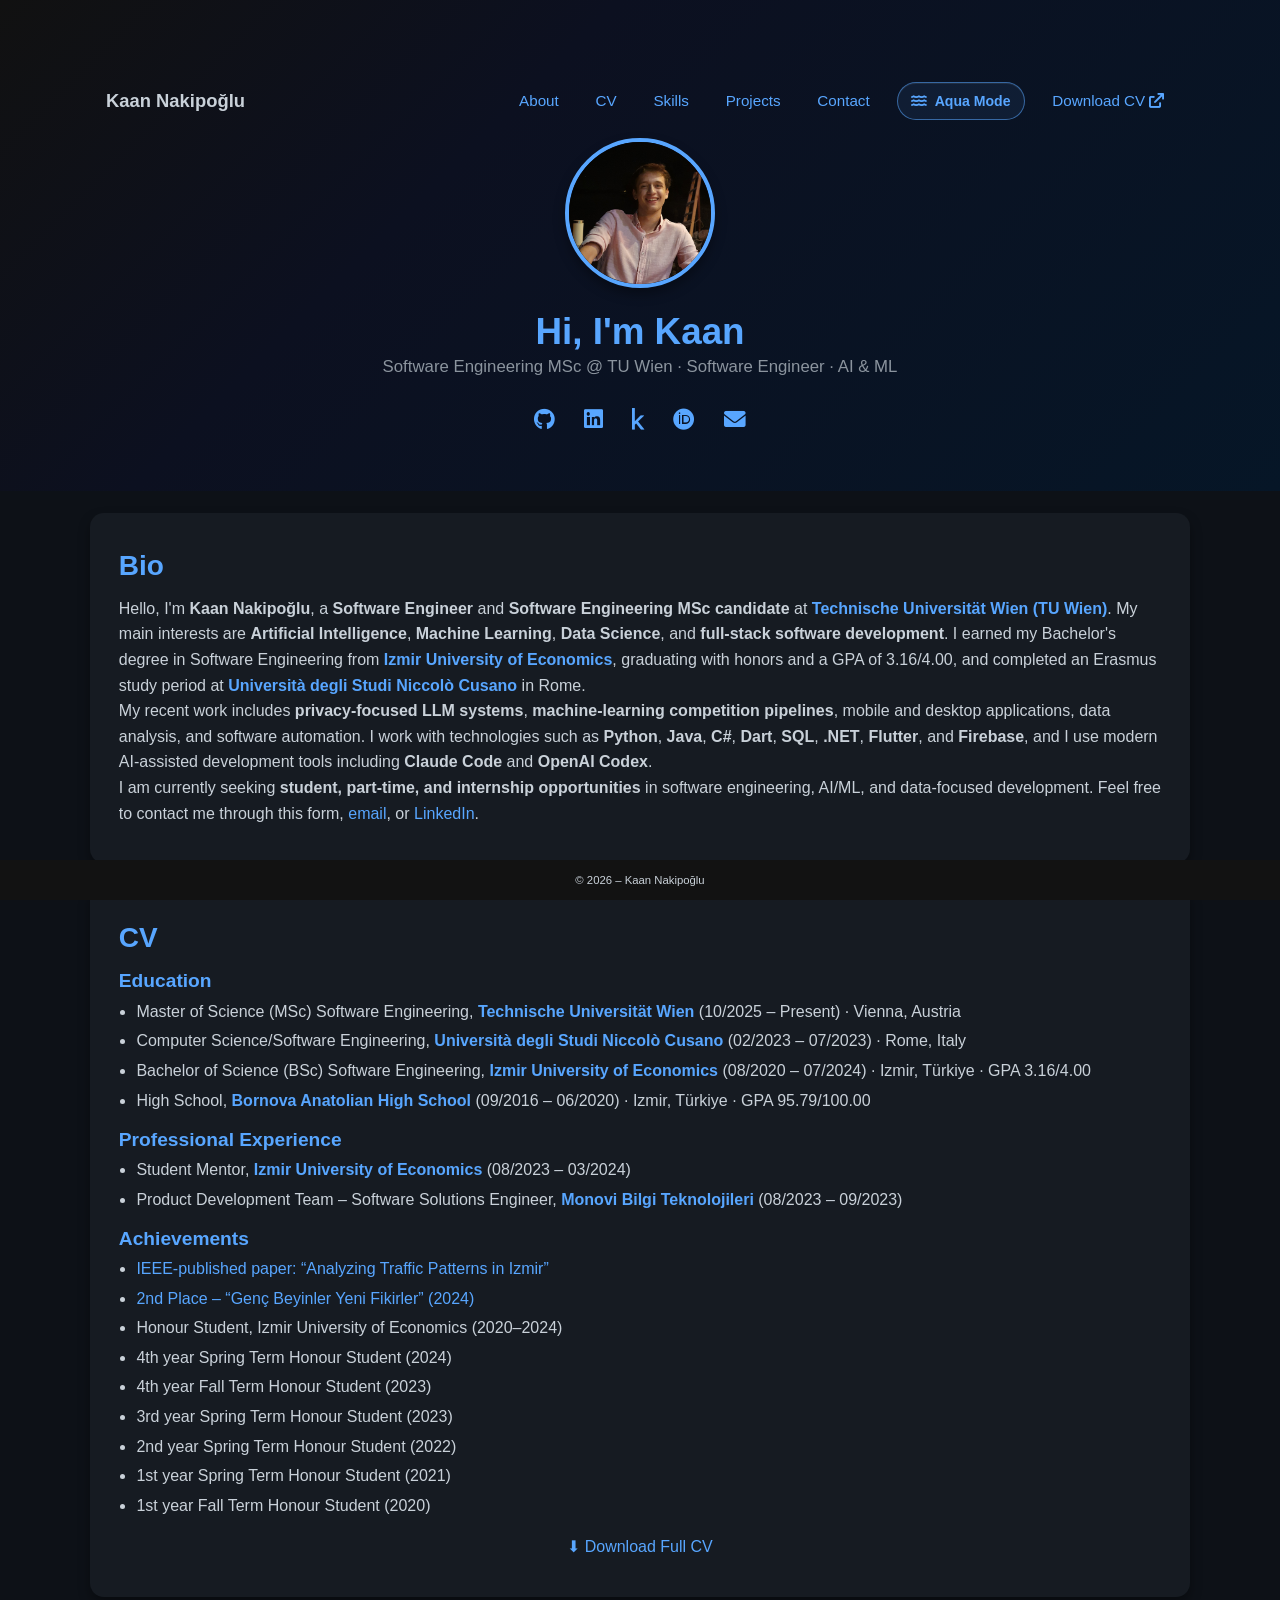
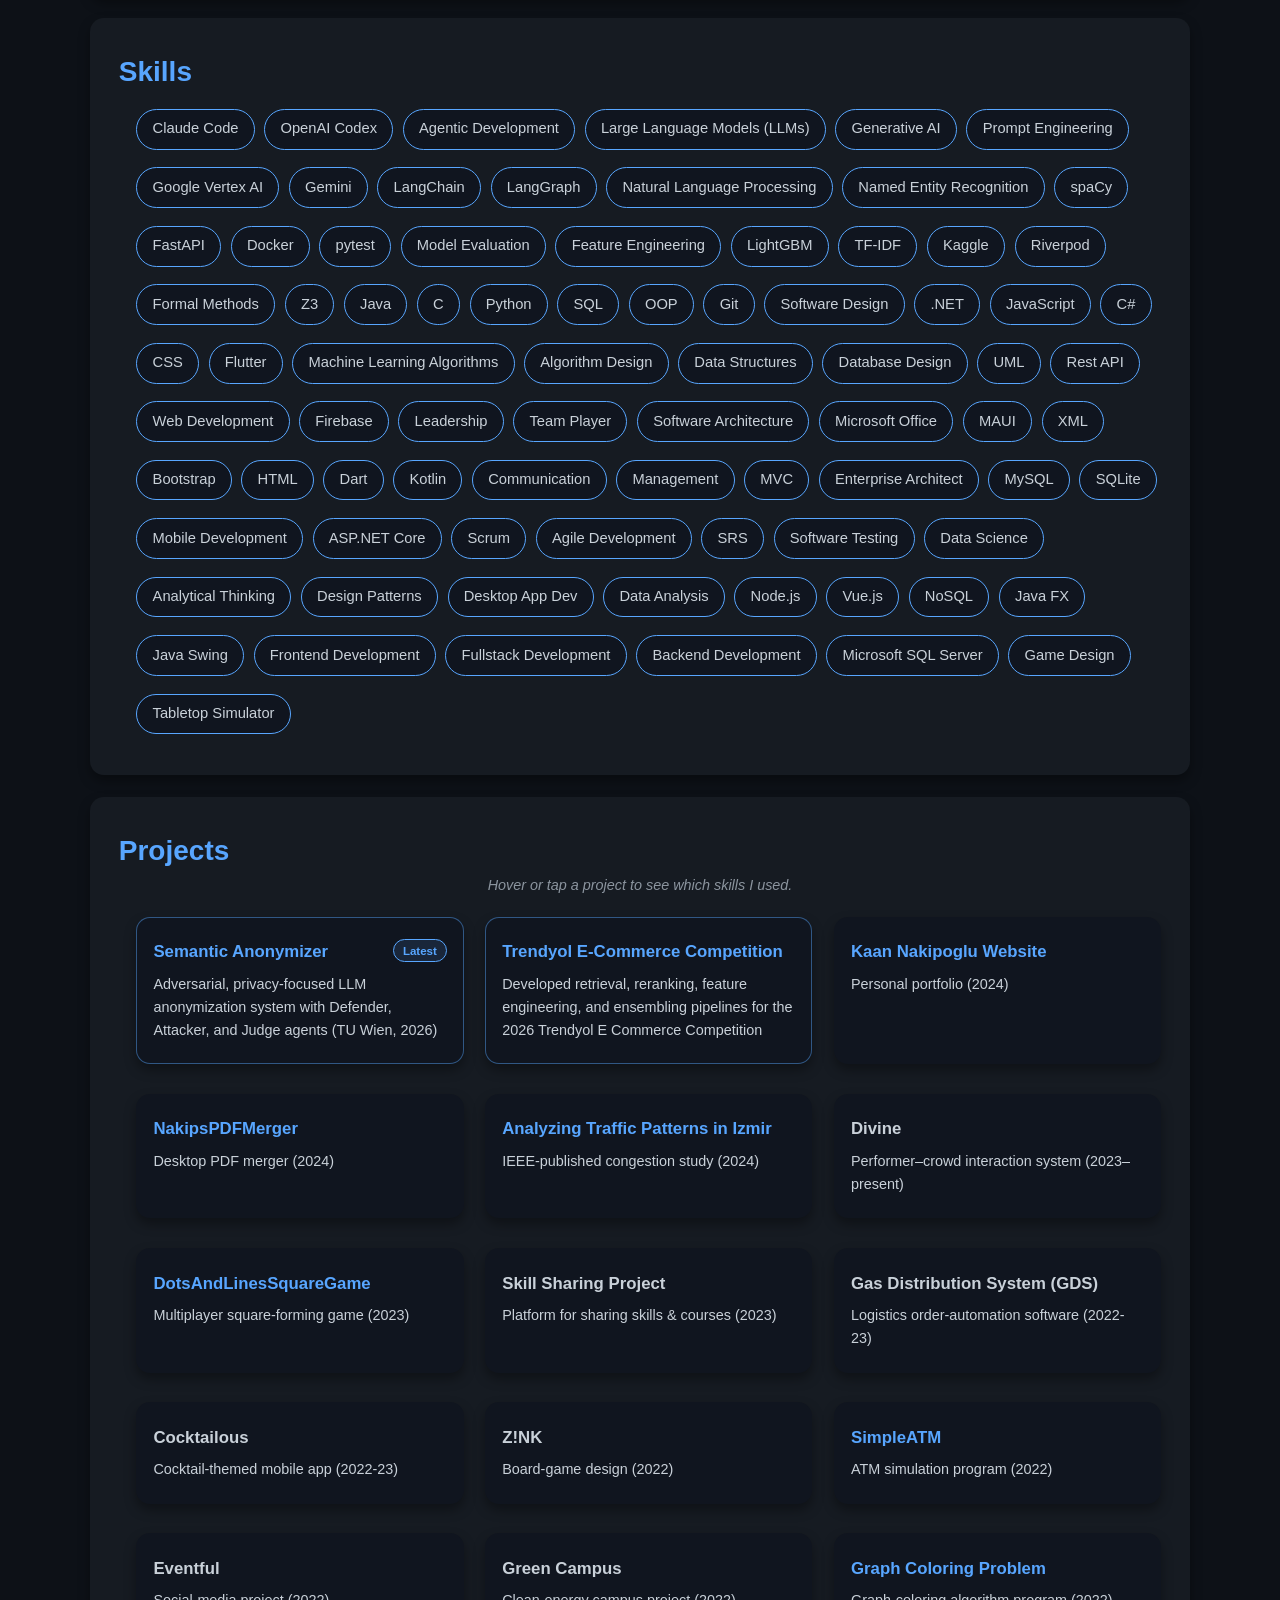
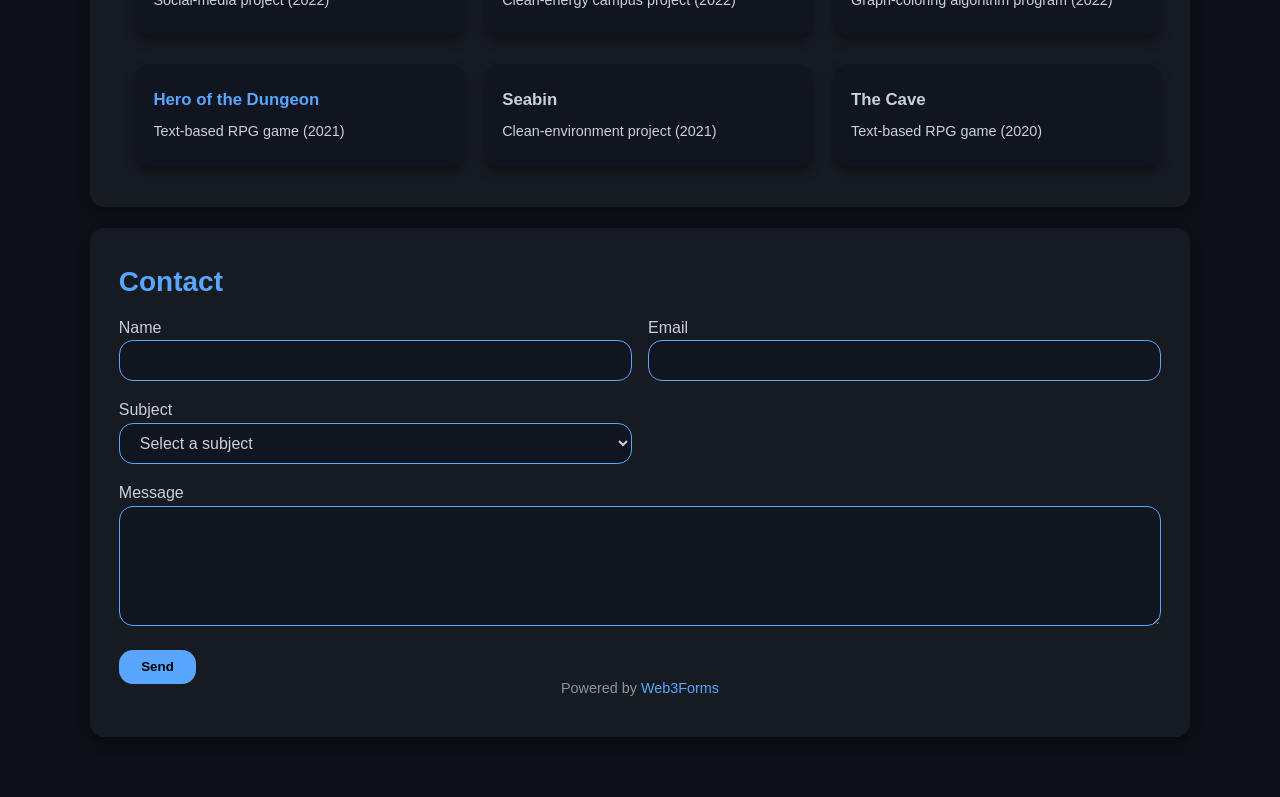
<file: index.html>
<!DOCTYPE html>
<html lang="en">
<head>
  <!-- author: Kaan Nakipoğlu | email: kaan.n@hotmail.com -->
  <meta charset="utf-8">
  <meta name="viewport" content="width=device-width, initial-scale=1">
  <title>Kaan Nakipoğlu</title>

  <meta name="description"
        content="Kaan Nakipoğlu is a Software Engineering MSc candidate at TU Wien. Portfolio featuring AI, machine learning, LLM, data science, Flutter, and full stack projects.">

  <meta name="keywords"
        content="Kaan Nakipoğlu, Kaan Nakipoglu,Kaan Nakip,Nakip Kaan, nakip kaan, nakipkaan, kaannakip,Türk Bilişim Derneği, TBD, Turkish Informatics Association, IEEE, Nakipoglu Kaan, nakipoğlu kaan, nakipoglu kaan, nakipoglukaan, kaannakipoglu, Kaan Nakipoğlu software engineer, Kaan Nakipoglu software engineer, Nakipoğlu, Nakipoglu, nakipoğlu, nakipoglu, nakip, software, software engineering, software engineer, software developer, software development, Yazılım, Yazılım Mühendisliği, Yazılım Mühendisi, Yapay Zekâ, Yapay zeka, AI, Artificial Intelligence, ML, Machine Learning, Makine Öğrenmesi, data science, data scientist, portfolio, personal website, KaanNakipoglu.com, Izmir University of Economics, İzmir University of Economics, IUE, İEÜ, Izmir Ekonomi Üniversitesi, İzmir Ekonomi, Izmir Univ of Economics, TU Wien, Technische Universität Wien, Vienna University of Technology, Wien, Vienna, BAL, Bornova Anadolu Lisesi, Bornova Anatolian High School, Izmir, İzmir, Turkey, Türkiye, Divine project, NakipsPDFMerger, Analyzing Traffic Patterns in Izmir, DotsAndLinesSquareGame, Cocktailous, Skill Sharing Project, Gas Distribution System, Eventful, Green Campus, Graph Coloring Problem, Hero of the Dungeon, Seabin, The Cave, computer science, Erasmus Rome, Università degli Studi Niccolò Cusano, Niccolò Cusano University, EU student, software solutions engineer, AI enthusiast, ML enthusiast, TU Wien MSc, MSc Software Engineering, Claude Code, OpenAI Codex, Kaggle, Large Language Models, LLM, Generative AI, Google Vertex AI, Gemini, LangChain, LangGraph, spaCy, Natural Language Processing, NLP, Named Entity Recognition, NER, FastAPI, Docker, LightGBM, Semantic Anonymizer, Trendyol E-Commerce Competition">

  <link rel="icon" href="images/Kaan_Nakipoglu_Icon.ico" type="image/x-icon">
  <link rel="stylesheet" href="css/site.css">
  <link rel="stylesheet"
        href="https://cdnjs.cloudflare.com/ajax/libs/font-awesome/6.0.0-beta3/css/all.min.css">
</head>

<body>
<!-- ───────── HERO / NAV ───────── -->
<header class="hero">
  <nav class="nav">
    <span class="brand">Kaan&nbsp;Nakipoğlu</span>

    <!-- burger checkbox -->
    <input type="checkbox" id="nav-toggle" aria-label="Toggle navigation">
    <!-- visible burger -->
    <label for="nav-toggle" class="burger" aria-label="Open navigation"><i class="fas fa-bars"></i></label>
    <!-- overlay to close menu -->
    <label for="nav-toggle" class="overlay"></label>

    <ul class="nav-links">
      <li><a href="#bio">About</a></li>
      <li><a href="#cv">CV</a></li>
      <li><a href="#skills">Skills</a></li>
      <li><a href="#projects">Projects</a></li>
      <li><a href="#contact">Contact</a></li>
      <li class="aqua-mode-control">
        <button id="aqua-toggle-button" class="aqua-toggle" type="button"
                aria-pressed="false" aria-label="Turn on Frutiger Aqua mode"
                title="Turn on Frutiger Aqua mode">
          <i class="fas fa-water" aria-hidden="true"></i>
          <span class="aqua-toggle-label">Aqua Mode</span>
        </button>
      </li>
      <li><a href="images/Resume_KaanNakipoglu.pdf" target="_blank" rel="noopener noreferrer">
        Download&nbsp;CV <i class="fas fa-arrow-up-right-from-square small"></i></a></li>
    </ul>
  </nav>

  <div class="hero-content">
    <div class="avatar">
      <img src="images/kaan-nakipoglu22.jpg" alt="Kaan Nakipoğlu">
    </div>
    <h1>Hi, I'm <span class="accent">Kaan</span></h1>
    <p class="subtitle">Software Engineering MSc&nbsp;@ TU&nbsp;Wien · Software Engineer · AI&nbsp;&amp;&nbsp;ML</p>

    <div class="social" aria-label="Professional profiles">
      <a href="https://github.com/KaanNakipoglu" target="_blank" rel="noopener noreferrer" aria-label="GitHub" title="GitHub"><i class="fab fa-github"></i></a>
      <a href="https://www.linkedin.com/in/kaannakipoglu" target="_blank" rel="noopener noreferrer" aria-label="LinkedIn" title="LinkedIn"><i class="fab fa-linkedin"></i></a>
      <a href="https://www.kaggle.com/kaannakipoglu" target="_blank" rel="noopener noreferrer" aria-label="Kaggle" title="Kaggle"><i class="fab fa-kaggle"></i></a>
      <a href="https://orcid.org/0009-0004-2670-7183" target="_blank" rel="noopener noreferrer" aria-label="ORCID" title="ORCID"><i class="fab fa-orcid"></i></a>
      <a href="mailto:kaan.n@hotmail.com" aria-label="Email" title="Email"><i class="fas fa-envelope"></i></a>
    </div>
  </div>
</header>


<!-- ───────── BIO ───────── -->
<section id="bio" class="card">
  <h2>Bio</h2>
  <p>Hello, I'm <strong>Kaan Nakipoğlu</strong>, a <strong>Software Engineer</strong> and <strong>Software Engineering MSc candidate</strong> at <strong><a href="https://www.tuwien.at/" target="_blank" rel="noopener noreferrer">Technische Universität Wien (TU Wien)</a></strong>. My main interests are <strong>Artificial Intelligence</strong>, <strong>Machine Learning</strong>, <strong>Data Science</strong>, and <strong>full-stack software development</strong>. I earned my Bachelor's degree in Software Engineering from <strong><a href="https://www.ieu.edu.tr/en" target="_blank" rel="noopener noreferrer">Izmir University of Economics</a></strong>, graduating with honors and a GPA of 3.16/4.00, and completed an Erasmus study period at <strong><a href="https://www.unicusano.it/en/" target="_blank" rel="noopener noreferrer">Università degli Studi Niccolò Cusano</a></strong> in Rome.</p>

  <p>My recent work includes <strong>privacy-focused LLM systems</strong>, <strong>machine-learning competition pipelines</strong>, mobile and desktop applications, data analysis, and software automation. I work with technologies such as <strong>Python</strong>, <strong>Java</strong>, <strong>C#</strong>, <strong>Dart</strong>, <strong>SQL</strong>, <strong>.NET</strong>, <strong>Flutter</strong>, and <strong>Firebase</strong>, and I use modern AI-assisted development tools including <strong>Claude Code</strong> and <strong>OpenAI Codex</strong>.</p>

  <p>I am currently seeking <strong>student, part-time, and internship opportunities</strong> in software engineering, AI/ML, and data-focused development. Feel free to contact me through this form, <a href="mailto:kaan.n@hotmail.com">email</a>, or <a href="https://www.linkedin.com/in/kaannakipoglu" target="_blank" rel="noopener noreferrer">LinkedIn</a>.</p>
</section>


<!-- ───────── CV ───────── -->
<section id="cv" class="card">
  <h2>CV</h2>

  <h3>Education</h3>
  <ul>
    <li>Master of Science (MSc) Software Engineering, <strong><a href="https://www.tuwien.at/" target="_blank" rel="noopener noreferrer">Technische Universität Wien</a></strong> (10/2025 – Present) · Vienna, Austria</li>
    <li>Computer Science/Software Engineering, <strong><a href="https://www.unicusano.it/en/" target="_blank" rel="noopener noreferrer">Università degli Studi Niccolò Cusano</a></strong> (02/2023 – 07/2023) · Rome, Italy</li>
    <li>Bachelor of Science (BSc) Software Engineering, <strong><a href="https://www.ieu.edu.tr/en" target="_blank" rel="noopener noreferrer">Izmir University of Economics</a></strong> (08/2020 – 07/2024) · Izmir, Türkiye · GPA 3.16/4.00</li>
    <li>High School, <strong><a href="https://izmirbal.meb.k12.tr/" target="_blank" rel="noopener noreferrer">Bornova Anatolian High School</a></strong> (09/2016 – 06/2020) · Izmir, Türkiye · GPA 95.79/100.00</li>
  </ul>

  <h3>Professional Experience</h3>
  <ul>
    <li>Student Mentor, <strong><a href="https://www.ieu.edu.tr/en" target="_blank" rel="noopener noreferrer">Izmir University of Economics</a></strong> (08/2023 – 03/2024)</li>
    <li>Product Development Team – Software Solutions Engineer, <strong><a href="https://monovi.com.tr/" target="_blank" rel="noopener noreferrer">Monovi Bilgi Teknolojileri</a></strong> (08/2023 – 09/2023)</li>
  </ul>

  <h3>Achievements</h3>
  <ul>
    <li><a href="https://ieeexplore.ieee.org/document/10757054" target="_blank" rel="noopener noreferrer">IEEE-published paper: “Analyzing Traffic Patterns in Izmir”</a></li>
    <li><a href="https://www.ieu.edu.tr/en/news/type/read/id/9180" target="_blank" rel="noopener noreferrer">2nd Place – “Genç Beyinler Yeni Fikirler” (2024)</a></li>
    <li>Honour Student, Izmir University of Economics (2020–2024)</li>
    <li>4th year Spring Term Honour Student (2024)</li>
    <li>4th year Fall Term Honour Student (2023)</li>
    <li>3rd year Spring Term Honour Student (2023)</li>
    <li>2nd year Spring Term Honour Student (2022)</li>
    <li>1st year Spring Term Honour Student (2021)</li>
    <li>1st year Fall Term Honour Student (2020)</li>
  </ul>

  <p class="cv-download"><a href="images/Resume_KaanNakipoglu.pdf" target="_blank" rel="noopener noreferrer">⬇︎ Download Full CV</a></p>
</section>


<!-- ───────── SKILLS ───────── -->
<section id="skills" class="card">
  <h2>Skills</h2>
  <ul class="skills-list">
    <li>Claude Code</li><li>OpenAI Codex</li><li>Agentic Development</li>
    <li>Large Language Models (LLMs)</li><li>Generative AI</li><li>Prompt Engineering</li>
    <li>Google Vertex AI</li><li>Gemini</li><li>LangChain</li><li>LangGraph</li>
    <li>Natural Language Processing</li><li>Named Entity Recognition</li><li>spaCy</li>
    <li>FastAPI</li><li>Docker</li><li>pytest</li><li>Model Evaluation</li>
    <li>Feature Engineering</li><li>LightGBM</li><li>TF-IDF</li><li>Kaggle</li>
    <li>Riverpod</li><li>Formal Methods</li><li>Z3</li>
    <li>Java</li><li>C</li><li>Python</li><li>SQL</li><li>OOP</li><li>Git</li>
    <li>Software Design</li><li>.NET</li><li>JavaScript</li><li>C#</li><li>CSS</li>
    <li>Flutter</li><li>Machine Learning Algorithms</li><li>Algorithm Design</li>
    <li>Data Structures</li><li>Database Design</li><li>UML</li><li>Rest API</li>
    <li>Web Development</li><li>Firebase</li><li>Leadership</li><li>Team Player</li>
    <li>Software Architecture</li><li>Microsoft Office</li><li>MAUI</li><li>XML</li>
    <li>Bootstrap</li><li>HTML</li><li>Dart</li><li>Kotlin</li><li>Communication</li>
    <li>Management</li><li>MVC</li><li>Enterprise Architect</li><li>MySQL</li>
    <li>SQLite</li><li>Mobile Development</li><li>ASP.NET Core</li><li>Scrum</li>
    <li>Agile Development</li><li>SRS</li><li>Software Testing</li><li>Data Science</li>
    <li>Analytical Thinking</li><li>Design Patterns</li><li>Desktop App Dev</li>
    <li>Data Analysis</li><li>Node.js</li><li>Vue.js</li><li>NoSQL</li><li>Java FX</li>
    <li>Java Swing</li><li>Frontend Development</li><li>Fullstack Development</li>
    <li>Backend Development</li><li>Microsoft SQL Server</li><li>Game Design</li>
    <li>Tabletop Simulator</li>
  </ul>
</section>


<!-- ───────── PROJECTS ───────── -->
<section id="projects" class="card">
  <h2>Projects</h2>
  <p class="tip"><em>Hover or tap a project to see which skills I used.</em></p>

  <ul class="projects-list">
    <!-- Newest and featured work -->
    <li class="project-item featured-project">
      <div class="project-title">
        <a href="https://github.com/thechuong98/tuw-applied-gen-ai-2026s" target="_blank" rel="noopener noreferrer"
           data-skills="Agentic Development,Git,Claude Code,Large Language Models (LLMs),Generative AI,Google Vertex AI,Gemini,LangChain,LangGraph,spaCy,Natural Language Processing,Named Entity Recognition,Prompt Engineering,FastAPI,Docker,pytest,Software Testing,Model Evaluation">
          Semantic Anonymizer
        </a>
        <span class="project-tag">Latest</span>
      </div>
      <div class="project-description">Adversarial, privacy-focused LLM anonymization system with Defender, Attacker, and Judge agents (TU Wien, 2026)</div>
    </li>

    <li class="project-item featured-project">
      <div class="project-title">
        <a href="https://www.kaggle.com/kaannakipoglu" target="_blank" rel="noopener noreferrer"
           data-skills="Python,Kaggle,Machine Learning Algorithms,Data Science,LightGBM,TF-IDF,Feature Engineering,Model Evaluation,Analytical Thinking">
          Trendyol E-Commerce Competition
        </a>
      </div>
      <div class="project-description">Developed retrieval, reranking, feature engineering, and ensembling pipelines for the 2026 Trendyol E Commerce Competition</div>
    </li>

    <!-- Earlier work -->
    <li class="project-item">
      <div class="project-title">
        <a href="https://www.kaannakipoglu.com" target="_blank" rel="noopener noreferrer"
           data-skills="HTML,CSS,JavaScript,Responsive Design,UI/UX,Version Control,Git,Web Development">
          Kaan Nakipoglu Website
        </a>
      </div>
      <div class="project-description">Personal portfolio (2024)</div>
    </li>

    <li class="project-item">
      <div class="project-title">
        <a href="https://github.com/KaanNakipoglu/NakipsPDFMerger" target="_blank" rel="noopener noreferrer"
           data-skills="Git,Desktop App Development,Python,Software Design,Analytical Thinking">
          NakipsPDFMerger
        </a>
      </div>
      <div class="project-description">Desktop PDF merger (2024)</div>
    </li>

    <li class="project-item">
      <div class="project-title">
        <a href="https://ieeexplore.ieee.org/document/10757054" target="_blank" rel="noopener noreferrer"
           data-skills="Git,Python,Data Analysis,Data Science,Analytical Thinking,Communication,Team Player,Machine Learning Algorithms,Algorithm Design,Scrum,Agile Development">
          Analyzing Traffic Patterns in Izmir
        </a>
      </div>
      <div class="project-description">IEEE-published congestion study (2024)</div>
    </li>

    <li class="project-item">
      <div class="project-title">
        <strong data-skills="Git,Mobile Development,Flutter,Dart,Analytical Thinking,Leadership,Management,SRS,Enterprise Architect,CSS,JavaScript,HTML,Web Development,Software Design,Software Architecture,Firebase,UML,NoSQL,OOP,Algorithm Design,Communication,Scrum,Agile Development,Node.js,Software Testing,MVC,Fullstack Development">
          Divine
        </strong>
      </div>
      <div class="project-description">Performer–crowd interaction system (2023–present)</div>
    </li>

    <li class="project-item">
      <div class="project-title">
        <a href="https://github.com/KaanNakipoglu/DotsAndLinesSquareGame" target="_blank" rel="noopener noreferrer"
           data-skills="Git,Java,OOP,SQLite,Database Design,SRS,Software Design,Team Player,Analytical Thinking,Algorithm Design,UML,Enterprise Architect,Scrum,Agile Mobile Development,Flutter,Dart,Leadership,Management,CSS,JavaScript,HTML,Web Development,Python,Software Architecture,Firebase,NoSQL,Algorithm Design,Communication,Software Testing,SQL,Desktop App Development,Java FX,Fullstack Development,Design Patterns">
          DotsAndLinesSquareGame
        </a>
      </div>
      <div class="project-description">Multiplayer square-forming game (2023)</div>
    </li>

    <li class="project-item">
      <div class="project-title">
        <strong data-skills="Git,Rest API,JavaScript,HTML,CSS,Web Development,Team Player,.NET,Mobile Development,MAUI,SRS,Software Design,Analytical Thinking,Scrum,C#,Software Architect,Database Design,SQL,Microsoft SQL Server">
          Skill Sharing Project
        </strong>
      </div>
      <div class="project-description">Platform for sharing skills &amp; courses (2023)</div>
    </li>

    <li class="project-item">
      <div class="project-title">
        <strong data-skills="Git,SRS,Software Design,Enterprise Architect,UML,Leadership,Analytical Thinking,Database Design,Algorithm Design,Communication">
          Gas Distribution System (GDS)
        </strong>
      </div>
      <div class="project-description">Logistics order-automation software (2022-23)</div>
    </li>

    <li class="project-item">
      <div class="project-title">
        <strong data-skills="Git,Flutter,Dart,Firebase,NoSQL,Fullstack Development,Mobile Development,Algorithm Design">
          Cocktailous
        </strong>
      </div>
      <div class="project-description">Cocktail-themed mobile app (2022-23)</div>
    </li>

    <li class="project-item">
      <div class="project-title">
        <strong data-skills="SRS,Game Design,Tabletop Simulator,Leadership,Communication">
          Z!NK
        </strong>
      </div>
      <div class="project-description">Board-game design (2022)</div>
    </li>

    <li class="project-item">
      <div class="project-title">
        <a href="https://github.com/KaanNakipoglu/SimpleATM" target="_blank" rel="noopener noreferrer"
           data-skills="Java,OOP">
          SimpleATM
        </a>
      </div>
      <div class="project-description">ATM simulation program (2022)</div>
    </li>

    <li class="project-item">
      <div class="project-title">
        <strong data-skills="Git,Java,SRS,Leadership,Software Design,Analytical Thinking,Communication,OOP,UML,Enterprise Architect,Scrum,Agile Development,Software Architect">
          Eventful
        </strong>
      </div>
      <div class="project-description">Social-media project (2022)</div>
    </li>

    <li class="project-item">
      <div class="project-title">
        <strong data-skills="Leadership,UML,Management,Analytical Thinking,Communication,SRS">
          Green Campus
        </strong>
      </div>
      <div class="project-description">Clean-energy campus project (2022)</div>
    </li>

    <li class="project-item">
      <div class="project-title">
        <a href="https://github.com/KaanNakipoglu/ColorMapping" target="_blank" rel="noopener noreferrer"
           data-skills="Git,Python,Algorithm Design,Leadership,Management,Scrum,Agile Development,Fullstack Development,SRS,Desktop App Development">
          Graph Coloring Problem
        </a>
      </div>
      <div class="project-description">Graph-coloring algorithm program (2022)</div>
    </li>

    <li class="project-item">
      <div class="project-title">
        <a href="https://github.com/KaanNakipoglu/TextBasedDungeonGame" target="_blank" rel="noopener noreferrer"
           data-skills="Git,Java,SRS,Game Design,OOP,Leadership,Management,Scrum,Agile Development,Fullstack Development,Software Design,Software Architecture,UML,Algorithm Design">
          Hero of the Dungeon
        </a>
      </div>
      <div class="project-description">Text-based RPG game (2021)</div>
    </li>

    <li class="project-item">
      <div class="project-title">
        <strong data-skills="Git,Java,SRS,Leadership,Software Design,Analytical Thinking,Communication,OOP,UML,Enterprise Architect,Scrum,Agile Development,Software Architect">
          Seabin
        </strong>
      </div>
      <div class="project-description">Clean-environment project (2021)</div>
    </li>

    <li class="project-item">
      <div class="project-title">
        <strong data-skills="Git,Java,SRS,Game Design,OOP,Leadership,Management,Scrum,Agile Development,Fullstack Development,Software Design,Software Architecture,UML,Algorithm Design">
          The Cave
        </strong>
      </div>
      <div class="project-description">Text-based RPG game (2020)</div>
    </li>
  </ul>
</section>


<!-- ───────── CONTACT ───────── -->
<section id="contact" class="card contact-form">
  <h2>Contact</h2>

  <form id="contactForm" action="https://api.web3forms.com/submit" method="POST">
    <input type="hidden" name="access_key" value="dc02a0e7-85bf-496d-98ba-c15079d4d8f6">
    <input type="hidden" name="_subject" id="hidden-subject" value="Inquiry">

    <div class="field">
      <label>Name
        <input type="text" name="name" id="nameField" required>
      </label>
    </div>

    <div class="field">
      <label>Email
        <input type="email" name="email" required>
      </label>
    </div>

    <div class="field">
      <label>Subject
        <select name="subject" id="subjectField" required>
          <option value="" disabled selected>Select a subject</option>
          <option>Job Offer</option>
          <option>Project Offer</option>
          <option>Question</option>
          <option>General Contact</option>
        </select>
      </label>
    </div>

    <div class="field full">
      <label>Message
        <textarea name="message" required></textarea>
      </label>
    </div>

    <button type="submit">Send</button>
  </form>

  <p class="tip">Powered by <a href="https://web3forms.com/" target="_blank" rel="noopener noreferrer">Web3Forms</a></p>
</section>


<!-- ───────── FOOTER ───────── -->
<footer>
  <small>© <span id="year"></span> – Kaan Nakipoğlu</small>
</footer>

<!-- ───────── JS ───────── -->
<script src="js/site.js"></script>
</body>
</html>
</file>
<file: css/site.css>
/* ========== ROOT THEME ========== */
:root{
  --bg:#0d1117;--card:#161b22;--accent:#58a6ff;--text:#c9d1d9;--dim:#8b949e;
  --radius:14px;--shadow:0 6px 12px rgba(0,0,0,.35);--gap:1.35rem;
}
*{box-sizing:border-box;margin:0;padding:0}
html{font-size:14px;scroll-behavior:smooth}
@media(min-width:768px){html{font-size:16px}}
body{
  font-family:"Segoe UI",Roboto,Helvetica,Arial,sans-serif;
  background:var(--bg);color:var(--text);line-height:1.6;
  overflow-x:hidden;margin-bottom:60px;
}
h1,h2,h3{font-weight:600;line-height:1.2;color:var(--accent)}
h1{font-size:2.3rem}h2{font-size:1.75rem;margin-bottom:.8rem}
h3{font-size:1.2rem;margin:.9rem 0 .4rem}
a{color:var(--accent);text-decoration:none;transition:.25s}
a:hover{color:#9ec9ff}img{display:block;width:100%;height:auto}

/* ========== HERO & NAV ========== */
.hero{background:linear-gradient(135deg,#111,#0c1020 35%,#061627);
       padding:4rem 1rem 3rem;text-align:center}
.nav{
  max-width:1100px;margin:0 auto;display:flex;align-items:center;
  justify-content:space-between;padding:.75rem 1rem
}
.brand{font-size:1.15rem;font-weight:600}

/* desktop links */
.nav-links{list-style:none;display:flex;gap:1.1rem}
.nav-links a{display:block;padding:.8rem .6rem;width:100%;font-size:.95rem}

/* burger icon + overlay */
#nav-toggle{display:none}
.burger{display:none;font-size:1.6rem;cursor:pointer;color:var(--accent)}
.overlay{display:none}

@media(max-width:640px){
  .burger{
    display:block;position:fixed;top:1rem;right:1rem;
    z-index:1305;padding:.6rem               /* always above panel */
  }
  .overlay{
    display:block;position:fixed;inset:0;background:rgba(0,0,0,.35);
    opacity:0;pointer-events:none;transition:.25s;z-index:1200
  }
  #nav-toggle:checked ~ .overlay{opacity:1;pointer-events:auto}

  .nav-links{
    position:fixed;right:0;top:0;bottom:0;min-width:72%;max-width:300px;
    background:var(--card);flex-direction:column;gap:1.4rem;
    padding:5.3rem 2rem 2rem;transform:translateX(100%);transition:.25s;
    z-index:1300;overflow-y:auto
  }
  #nav-toggle:checked ~ .overlay + .nav-links{transform:none}
}

/* avatar & hero */
.avatar{width:150px;height:150px;border-radius:50%;overflow:hidden;
        border:4px solid var(--accent);box-shadow:var(--shadow);margin:0 auto 1.4rem}
.avatar img{width:100%;height:100%;object-fit:cover;object-position:center}
.subtitle{font-size:1.05rem;color:var(--dim)}
.social{margin-top:1rem}
.social a{display:inline-block;font-size:1.35rem;margin:0 .4rem;padding:.35rem;transition:.25s}
.social a:hover{transform:translateY(-2px)}

/* ========== CARD ========== */
.card{max-width:1100px;margin:var(--gap) auto;background:var(--card);
      border-radius:var(--radius);padding:2.3rem 1.8rem;box-shadow:var(--shadow)}
.card ul{padding-left:1.1rem}.card ul li{margin:.25rem 0}
.cv-download{text-align:center;margin-top:1rem}

/* ========== SKILLS ========== */
.skills-list{display:flex;flex-wrap:wrap;gap:.6rem;list-style:none;margin-top:1rem}
.skills-list li{
  padding:.48rem .95rem;border-radius:50rem;background:#10151f;
  border:1px solid var(--accent);font-size:.92rem;user-select:none;
  transition:background-color .2s,color .2s;
}
.skills-list li:hover,
.skills-list li.active{background:var(--accent);color:#000}

/* ========== PROJECTS ========== */
.projects-list{list-style:none;display:grid;gap:var(--gap);margin-top:1rem;padding:0}
@media(min-width:720px){.projects-list{grid-template-columns:repeat(2,1fr)}}
@media(min-width:1024px){.projects-list{grid-template-columns:repeat(3,1fr)}}
.project-item{background:#10151f;border:1px solid transparent;border-radius:var(--radius);
  padding:1.35rem 1rem;box-shadow:var(--shadow);transition:.25s}
.project-item:hover{border-color:var(--accent);transform:translateY(-3px)}
.project-title{font-weight:bold;font-size:1.05rem;margin-bottom:.4rem}
.project-description{font-size:.9rem;color:var(--text)}

/* ========== CONTACT FORM ========== */
.contact-form form{
  display:grid;gap:1rem;margin-top:1rem;grid-template-columns:1fr;
}
.contact-form .field.full{grid-column:1/-1}
@media(min-width:640px){.contact-form form{grid-template-columns:1fr 1fr}}
.contact-form input,
.contact-form select,
.contact-form textarea{
  background:#10151f;border:1px solid var(--accent);color:var(--text);
  padding:.65rem 1rem;border-radius:var(--radius);font-size:1rem;width:100%;
}
.contact-form textarea{min-height:120px;resize:vertical}
.contact-form input:focus,
.contact-form select:focus,
.contact-form textarea:focus{
  outline:none;border-color:var(--accent);
  box-shadow:0 0 0 2px rgba(88,166,255,.4)
}
.contact-form button{
  grid-column:1/-1;justify-self:flex-start;cursor:pointer;
  background:var(--accent);color:#000;border:none;padding:.6rem 1.4rem;
  font-weight:600;border-radius:var(--radius);transition:.25s}
.contact-form button:hover{background:#9ec9ff}

/* ========== FOOTER ========== */
footer{position:fixed;bottom:0;width:100%;height:40px;background:#121212;
       color:var(--text);display:flex;justify-content:center;align-items:center;font-size:.85rem}

/* ========== MISC ========== */
.tip{font-size:.9rem;color:var(--dim);text-align:center;margin-top:-.4rem}

/* ========== FEATURED PROJECTS & ACCESSIBILITY ========== */
.project-title{
  display:flex;align-items:flex-start;justify-content:space-between;gap:.75rem
}
.project-title a,.project-title strong{min-width:0}
.project-tag{
  flex:0 0 auto;display:inline-flex;align-items:center;padding:.15rem .55rem;
  border-radius:50rem;background:rgba(88,166,255,.12);border:1px solid var(--accent);
  color:var(--accent);font-size:.72rem;font-weight:600;line-height:1.4
}
.featured-project{border-color:rgba(88,166,255,.45)}
.social a:focus-visible,
.nav-links a:focus-visible,
.project-title a:focus-visible,
.cv-download a:focus-visible{
  outline:2px solid var(--accent);outline-offset:4px;border-radius:6px
}

/* ================================================================
   CLASSIC ↔ FRUTIGER AQUA GIMMICK
   The original dark portfolio remains the default. These rules only
   activate while JavaScript adds .aqua-mode to <body>.
   ================================================================ */

/* Toggle button in the normal/classic navigation */
.aqua-mode-control{display:flex;align-items:center}
.aqua-toggle{
  display:inline-flex;align-items:center;justify-content:center;gap:.45rem;
  min-height:38px;padding:.55rem .85rem;border:1px solid rgba(88,166,255,.55);
  border-radius:999px;background:rgba(88,166,255,.08);color:var(--accent);
  font:inherit;font-size:.88rem;font-weight:650;line-height:1;cursor:pointer;
  box-shadow:inset 0 1px 0 rgba(255,255,255,.08);
  transition:transform .2s ease,background .25s ease,color .25s ease,
             border-color .25s ease,box-shadow .25s ease
}
.aqua-toggle:hover{
  color:#d9efff;background:rgba(88,166,255,.18);border-color:var(--accent);
  transform:translateY(-1px)
}
.aqua-toggle:active{transform:translateY(1px)}
.aqua-toggle:focus-visible{outline:2px solid var(--accent);outline-offset:4px}

/* Smooth visual morph between the original design and the gimmick */
body,.hero,.nav,.card,.project-item,.skills-list li,.social a,
.contact-form input,.contact-form select,.contact-form textarea,
.contact-form button,footer,.aqua-toggle{
  transition-property:background,background-color,color,border-color,
                      box-shadow,transform,filter,opacity;
  transition-duration:.55s;
  transition-timing-function:cubic-bezier(.2,.75,.25,1)
}

/* Full page background: sky above, water and grass below */
body.aqua-mode{
  --bg:#dff8ff;
  --card:rgba(255,255,255,.72);
  --accent:#008dcc;
  --text:#153d4f;
  --dim:#397287;
  --radius:28px;
  --shadow:0 20px 55px rgba(0,113,151,.18),0 6px 18px rgba(13,100,126,.12);
  color-scheme:light;
  color:var(--text);
  background:
    radial-gradient(circle at 86% 6%,rgba(255,247,136,.95) 0 54px,rgba(255,247,136,.32) 55px 100px,transparent 101px),
    radial-gradient(ellipse at 12% 15%,rgba(255,255,255,.92) 0 6%,transparent 6.4%),
    radial-gradient(ellipse at 18% 13%,rgba(255,255,255,.88) 0 5%,transparent 5.4%),
    radial-gradient(ellipse at 72% 22%,rgba(255,255,255,.78) 0 7%,transparent 7.4%),
    linear-gradient(180deg,#63d2ff 0,#b9f1ff 28rem,#eaffff 45rem,#b8ed79 60rem,#48b956 100%);
  background-attachment:fixed;
  margin-bottom:0
}

body.aqua-mode::before{
  content:"";position:fixed;inset:0;z-index:-1;pointer-events:none;
  background:
    radial-gradient(circle at 8% 72%,rgba(255,255,255,.75) 0 5px,rgba(105,224,255,.38) 6px 11px,transparent 12px),
    radial-gradient(circle at 92% 68%,rgba(255,255,255,.78) 0 8px,rgba(100,220,255,.35) 9px 16px,transparent 17px),
    radial-gradient(circle at 78% 88%,rgba(255,255,255,.72) 0 4px,rgba(100,220,255,.34) 5px 10px,transparent 11px),
    linear-gradient(180deg,transparent 0 62%,rgba(14,162,211,.12) 62% 100%);
  animation:aquaBackgroundDrift 12s ease-in-out infinite alternate
}

/* Hero scenery */
body.aqua-mode .hero{
  position:relative;isolation:isolate;overflow:hidden;
  min-height:520px;padding:2rem 1rem 5.8rem;
  background:
    radial-gradient(circle at 82% 18%,#fff78c 0 46px,rgba(255,244,110,.38) 47px 84px,transparent 85px),
    linear-gradient(180deg,#59caff 0%,#bff4ff 68%,#e8ffff 100%);
  border-bottom:5px solid rgba(255,255,255,.72);
  box-shadow:0 16px 42px rgba(0,116,164,.2)
}
body.aqua-mode .hero::before{
  content:"";position:absolute;left:-8%;right:-8%;bottom:-170px;height:310px;
  z-index:0;border-radius:50% 54% 0 0/58% 65% 0 0;
  background:
    radial-gradient(ellipse at 70% 12%,rgba(255,255,255,.38) 0 7%,transparent 7.5%),
    linear-gradient(180deg,#97e95f 0%,#4cc44e 42%,#168f42 100%);
  box-shadow:inset 0 14px 20px rgba(255,255,255,.25),0 -8px 24px rgba(33,152,69,.16)
}
body.aqua-mode .hero::after{
  content:"";position:absolute;left:-10%;right:-10%;bottom:-80px;height:145px;z-index:1;
  border-radius:50% 48% 0 0/55% 55% 0 0;
  background:linear-gradient(180deg,rgba(72,218,255,.88),rgba(0,148,214,.92));
  border-top:5px solid rgba(255,255,255,.76);
  box-shadow:inset 0 14px 22px rgba(255,255,255,.32)
}
body.aqua-mode .nav,body.aqua-mode .hero-content{position:relative;z-index:3}

/* Glossy glass navigation */
body.aqua-mode .nav{
  padding:.55rem .75rem .55rem 1.2rem;border:1px solid rgba(255,255,255,.88);
  border-radius:999px;background:rgba(255,255,255,.56);
  -webkit-backdrop-filter:blur(18px) saturate(150%);
  backdrop-filter:blur(18px) saturate(150%);
  box-shadow:inset 0 2px 0 rgba(255,255,255,.9),0 12px 34px rgba(0,118,164,.17)
}
body.aqua-mode .brand{
  color:#056b92;font-weight:800;text-shadow:0 1px 0 rgba(255,255,255,.9)
}
body.aqua-mode .nav-links a{
  color:#075f82;font-weight:700;border-radius:999px
}
body.aqua-mode .nav-links a:hover{
  color:#fff;background:linear-gradient(180deg,#52d8ff,#008fcf);
  box-shadow:inset 0 2px 0 rgba(255,255,255,.7),0 5px 13px rgba(0,123,173,.25)
}
body.aqua-mode .burger{color:#007caf}
body.aqua-mode .overlay{background:rgba(0,68,93,.28);backdrop-filter:blur(3px)}

/* Aqua-mode switch becomes a glossy "return" control */
body.aqua-mode .aqua-toggle{
  color:#064f42;border-color:rgba(255,255,255,.92);
  background:linear-gradient(180deg,#c9ff93 0%,#65dc61 50%,#29ad4a 100%);
  box-shadow:inset 0 2px 0 rgba(255,255,255,.85),inset 0 -2px 7px rgba(0,98,49,.18),
             0 7px 16px rgba(0,111,78,.23);
  text-shadow:0 1px 0 rgba(255,255,255,.65)
}
body.aqua-mode .aqua-toggle:hover{
  color:#fff;background:linear-gradient(180deg,#92f777,#36c856 58%,#168d3e);
  box-shadow:inset 0 2px 0 rgba(255,255,255,.78),0 10px 20px rgba(0,105,69,.3)
}

/* Hero identity */
body.aqua-mode .hero-content{padding-top:4.2rem}
body.aqua-mode .hero-content::before{
  content:"";position:absolute;width:76px;height:27px;left:5%;top:22%;z-index:-1;
  border-radius:999px;background:rgba(255,255,255,.88);
  box-shadow:24px -15px 0 -3px rgba(255,255,255,.91),49px 0 0 -8px rgba(255,255,255,.86),
             690px 30px 0 2px rgba(255,255,255,.72),735px 13px 0 -7px rgba(255,255,255,.76)
}
body.aqua-mode .hero-content::after{
  content:"";position:absolute;width:13px;height:13px;right:12%;bottom:4%;z-index:-1;
  border:2px solid rgba(255,255,255,.88);border-radius:50%;
  background:rgba(116,224,255,.18);
  box-shadow:-52px -38px 0 5px rgba(255,255,255,.32),24px -76px 0 10px rgba(255,255,255,.22),
             -590px -20px 0 3px rgba(255,255,255,.3),-650px -92px 0 7px rgba(255,255,255,.2);
  animation:aquaBubbleFloat 5s ease-in-out infinite alternate
}
body.aqua-mode .avatar{
  width:174px;height:174px;border:7px solid rgba(255,255,255,.92);
  outline:5px solid rgba(0,168,222,.62);
  background:#fff;
  box-shadow:inset 0 0 0 2px rgba(255,255,255,.75),0 18px 35px rgba(0,108,154,.27)
}
body.aqua-mode .hero h1{
  color:#006d9c;font-size:2.65rem;font-weight:850;letter-spacing:-.035em;
  text-shadow:0 2px 0 #fff,0 5px 16px rgba(0,100,143,.2)
}
body.aqua-mode .hero h1 .accent{color:#16a54c}
body.aqua-mode .subtitle{
  color:#175e75;font-weight:700;text-shadow:0 1px 0 rgba(255,255,255,.85)
}
body.aqua-mode .social{display:flex;justify-content:center;gap:.45rem;flex-wrap:wrap}
body.aqua-mode .social a{
  width:43px;height:43px;margin:0;display:inline-flex;align-items:center;justify-content:center;
  color:#006e9e;border:1px solid rgba(255,255,255,.9);border-radius:50%;
  background:linear-gradient(145deg,rgba(255,255,255,.94),rgba(177,240,255,.7));
  box-shadow:inset 0 2px 0 #fff,0 7px 15px rgba(0,112,154,.2)
}
body.aqua-mode .social a:hover{
  color:#fff;background:linear-gradient(145deg,#50dbff,#008ecb);
  transform:translateY(-4px) scale(1.05)
}

/* Glass content islands */
body.aqua-mode .card{
  position:relative;overflow:hidden;margin:2rem auto;
  color:#173c4d;background:rgba(255,255,255,.73);
  border:2px solid rgba(255,255,255,.86);border-radius:30px;
  -webkit-backdrop-filter:blur(16px) saturate(145%);
  backdrop-filter:blur(16px) saturate(145%);
  box-shadow:inset 0 2px 0 rgba(255,255,255,.92),inset 0 -1px 0 rgba(0,135,176,.1),
             0 22px 52px rgba(0,104,136,.19),0 6px 15px rgba(30,128,89,.1)
}
body.aqua-mode .card::before{
  content:"";position:absolute;left:3%;right:3%;top:0;height:4px;border-radius:0 0 999px 999px;
  background:linear-gradient(90deg,transparent,#fff 20%,#75e7ff 50%,#fff 80%,transparent);
  opacity:.85
}
body.aqua-mode .card:hover{transform:translateY(-3px)}
body.aqua-mode h2,body.aqua-mode h3{
  color:#0076a7;text-shadow:0 1px 0 rgba(255,255,255,.9)
}
body.aqua-mode h2{font-weight:850;letter-spacing:-.025em}
body.aqua-mode h3{color:#138a4a}
body.aqua-mode a{color:#0079ad;font-weight:650}
body.aqua-mode a:hover{color:#0b9d4a}
body.aqua-mode .card p + p{margin-top:1rem}
body.aqua-mode .card ul li::marker{color:#21a84f}
body.aqua-mode .cv-download a{
  display:inline-flex;padding:.65rem 1.15rem;border-radius:999px;color:#fff;
  background:linear-gradient(180deg,#49d8ff,#008bc7);
  border:1px solid rgba(255,255,255,.86);
  box-shadow:inset 0 2px 0 rgba(255,255,255,.65),0 8px 18px rgba(0,119,166,.24)
}

/* Skill bubbles */
body.aqua-mode .skills-list{padding-left:0}
body.aqua-mode .skills-list li{
  position:relative;overflow:hidden;color:#075b75;font-weight:700;
  background:linear-gradient(160deg,rgba(255,255,255,.95),rgba(181,242,255,.82));
  border:1px solid rgba(0,157,204,.45);
  box-shadow:inset 0 2px 0 rgba(255,255,255,.95),0 5px 12px rgba(0,121,158,.13)
}
body.aqua-mode .skills-list li::before{
  content:"";position:absolute;left:16%;right:16%;top:3px;height:35%;border-radius:999px;
  background:rgba(255,255,255,.52);pointer-events:none
}
body.aqua-mode .skills-list li:hover,
body.aqua-mode .skills-list li.active{
  color:#064c35;border-color:#fff;
  background:linear-gradient(180deg,#c8ff8e,#4dd75a 58%,#24aa49);
  box-shadow:inset 0 2px 0 rgba(255,255,255,.8),0 8px 16px rgba(20,147,72,.22);
  transform:translateY(-3px)
}

/* Glossy project tiles */
body.aqua-mode .projects-list{gap:1.1rem}
body.aqua-mode .project-item{
  position:relative;overflow:hidden;color:#174153;
  background:
    radial-gradient(circle at 88% 10%,rgba(255,255,255,.76) 0 10%,transparent 10.5%),
    linear-gradient(145deg,rgba(255,255,255,.93),rgba(193,247,255,.78));
  border:2px solid rgba(255,255,255,.92);border-radius:24px;
  box-shadow:inset 0 2px 0 #fff,0 12px 26px rgba(0,120,157,.16)
}
body.aqua-mode .project-item:nth-child(3n+2){
  background:linear-gradient(145deg,rgba(248,255,232,.96),rgba(190,246,172,.8))
}
body.aqua-mode .project-item:hover{
  border-color:#57dfff;transform:translateY(-7px) rotate(-.25deg);
  box-shadow:inset 0 2px 0 #fff,0 18px 34px rgba(0,124,163,.24)
}
body.aqua-mode .project-title a,body.aqua-mode .project-title strong{color:#006c98}
body.aqua-mode .project-description{color:#315e6c}
body.aqua-mode .project-tag{
  color:#075f3d;border-color:rgba(255,255,255,.9);
  background:linear-gradient(180deg,#d5ff9f,#54d75d);
  box-shadow:inset 0 1px 0 #fff,0 4px 10px rgba(0,134,62,.16)
}
body.aqua-mode .featured-project{border-color:rgba(28,194,219,.7)}

/* Contact bubble panel */
body.aqua-mode .contact-form input,
body.aqua-mode .contact-form select,
body.aqua-mode .contact-form textarea{
  color:#173f50;background:rgba(255,255,255,.78);
  border:2px solid rgba(0,156,204,.35);border-radius:18px;
  box-shadow:inset 0 2px 6px rgba(0,122,158,.08),0 1px 0 #fff
}
body.aqua-mode .contact-form input:focus,
body.aqua-mode .contact-form select:focus,
body.aqua-mode .contact-form textarea:focus{
  border-color:#19bddd;box-shadow:0 0 0 4px rgba(39,205,235,.22),inset 0 2px 6px rgba(0,122,158,.07)
}
body.aqua-mode .contact-form button{
  color:#064e36;border:1px solid rgba(255,255,255,.9);border-radius:999px;
  background:linear-gradient(180deg,#d2ff98 0%,#5ede62 55%,#20a948 100%);
  box-shadow:inset 0 2px 0 rgba(255,255,255,.8),0 8px 18px rgba(0,133,70,.22)
}
body.aqua-mode .contact-form button:hover{
  color:#fff;background:linear-gradient(180deg,#84ed70,#2fbd4f 60%,#168d3d);
  transform:translateY(-2px)
}
body.aqua-mode .tip{color:#397184}

/* Footer changes only while Aqua mode is active */
body.aqua-mode footer{
  position:relative;height:auto;margin-top:2rem;padding:1.25rem;
  color:#07523f;background:linear-gradient(180deg,rgba(179,247,130,.9),rgba(50,176,78,.95));
  border-top:3px solid rgba(255,255,255,.78);
  box-shadow:inset 0 3px 0 rgba(255,255,255,.28),0 -8px 22px rgba(0,113,78,.12)
}

/* Mobile Aqua navigation remains usable */
@media(max-width:640px){
  .aqua-mode-control{width:100%}
  .aqua-toggle{width:100%;min-height:44px}
  body.aqua-mode .nav{background:transparent;border:0;box-shadow:none;backdrop-filter:none;padding:.75rem 1rem}
  body.aqua-mode .burger{
    color:#006d98;background:rgba(255,255,255,.78);border:1px solid #fff;
    border-radius:50%;box-shadow:0 7px 17px rgba(0,111,149,.2)
  }
  body.aqua-mode .nav-links{
    background:rgba(238,255,255,.94);border-left:2px solid rgba(255,255,255,.85);
    box-shadow:-15px 0 40px rgba(0,93,128,.2);backdrop-filter:blur(18px)
  }
  body.aqua-mode .hero{min-height:560px;padding-top:4rem}
  body.aqua-mode .hero-content::before{display:none}
  body.aqua-mode .card{margin:1rem .75rem;padding:1.65rem 1.1rem;border-radius:24px}
}

@keyframes aquaBackgroundDrift{
  from{transform:translateY(0)}
  to{transform:translateY(-9px)}
}
@keyframes aquaBubbleFloat{
  from{transform:translateY(8px) scale(.96)}
  to{transform:translateY(-13px) scale(1.04)}
}

@media(prefers-reduced-motion:reduce){
  body,.hero,.nav,.card,.project-item,.skills-list li,.social a,
  .contact-form input,.contact-form select,.contact-form textarea,
  .contact-form button,footer,.aqua-toggle{transition:none!important}
  body.aqua-mode::before,body.aqua-mode .hero-content::after{animation:none!important}
}
</file>
